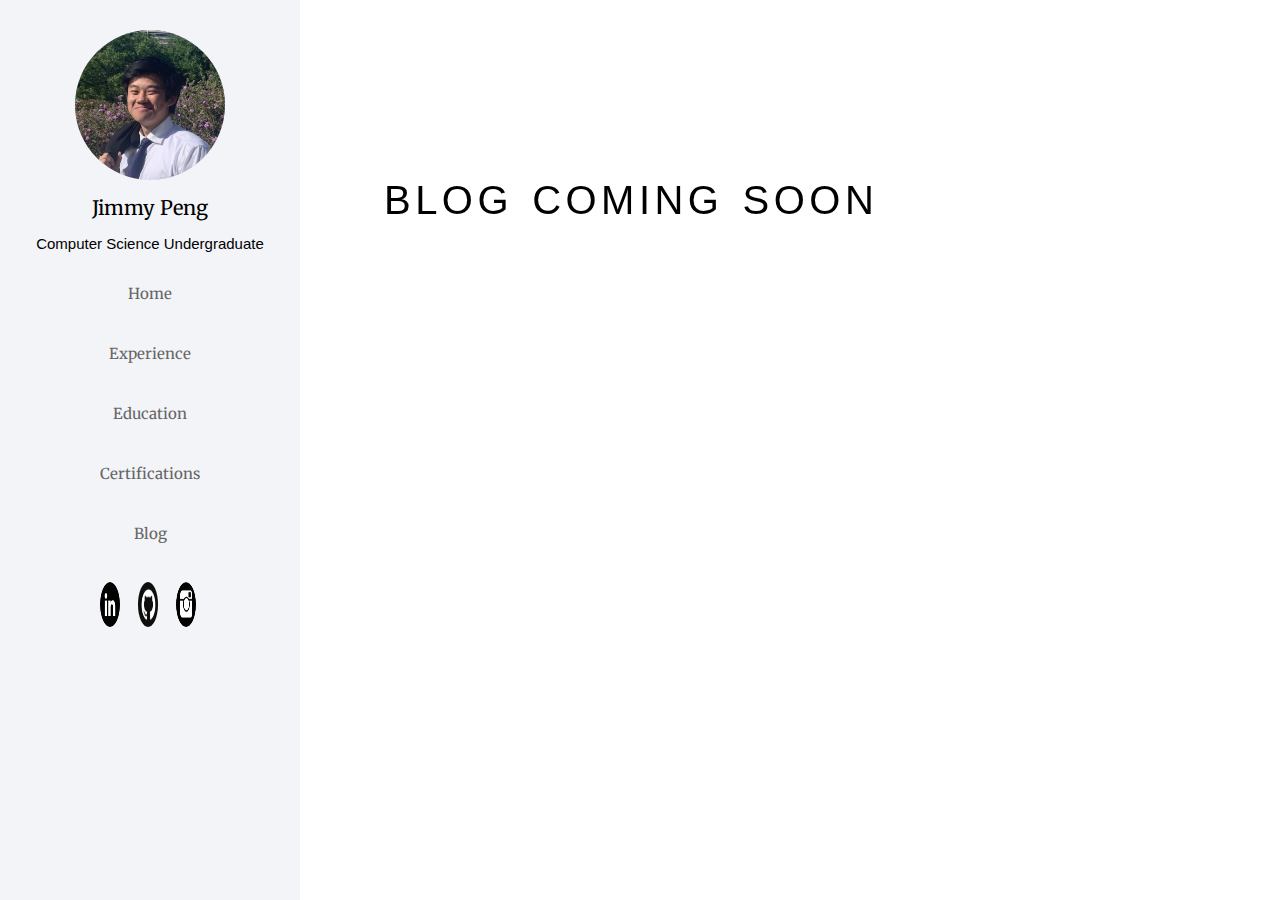
<file: sites/blog.html>
<!DOCTYPE html>
<html>
    <head>
        <title>Jimbobicle's Website</title>
        <link rel = "stylesheet" href = "../css/index.css">
        <link rel="preconnect" href="https://fonts.googleapis.com">
        <link rel="preconnect" href="https://fonts.gstatic.com" crossorigin>
        <link href="https://fonts.googleapis.com/css2?family=Merriweather:wght@400;700&family=Roboto:wght@400;500;700&display=swap" rel="stylesheet">
        
       

    </head>
    <body>
        <div class = "page">
            <div class = "left-panel">
                
            
                <img class = "pfp"; src = ../pictures/pfp.JPG>
                <div class = "name">Jimmy Peng</div>
                <div class = "description">Computer Science Undergraduate</div>
                <p id = "redirect-home"; class = "button">Home</p>
                <p id = "redirect-experience"; class = "button">Experience</p>
                <p id = "redirect-education"; class = "button">Education</p>
                <p id = "redirect-certifications"; class = "button">Certifications</p>
                <p id = "redirect-blog"; class = "button">Blog</p>
            
                <div class = "contacts">
                    <img id = "redirect-linkedin"; class = "logo"; src = ../logos/linkedin.png>
                    <img id = "redirect-github"; class = "logo"; src = ../logos/github.png>
                    <img id = "redirect-instagram"; class = "logo"; src = ../logos/instagram.png>
                </div>
            </div>

            <div class = "text">
                <p>sdfghj</p>
            </div>
            <div class="waviy">
                <span style="--i:1; margin-left: 30%; margin-top: 10%;">B</span>
                <span style="--i:2">L</span>
                <span style="--i:3">O</span>
                <span style="--i:4">G</span>
                <span style="--i:5; margin-left: 1.5%">C</span>
                <span style="--i:6">O</span>
                <span style="--i:7">M</span>
                <span style="--i:8">I</span>
                <span style="--i:9">N</span>
                <span style="--i:10">G</span>
                <span style="--i:11; margin-left: 1.5%">S</span>
                <span style="--i:12">O</span>
                <span style="--i:13">O</span>
                <span style="--i:14">N</span>

        


               </div>
        </div>

        <script src = "../scripts/script.js"></script>
    </body>
</html>
</file>
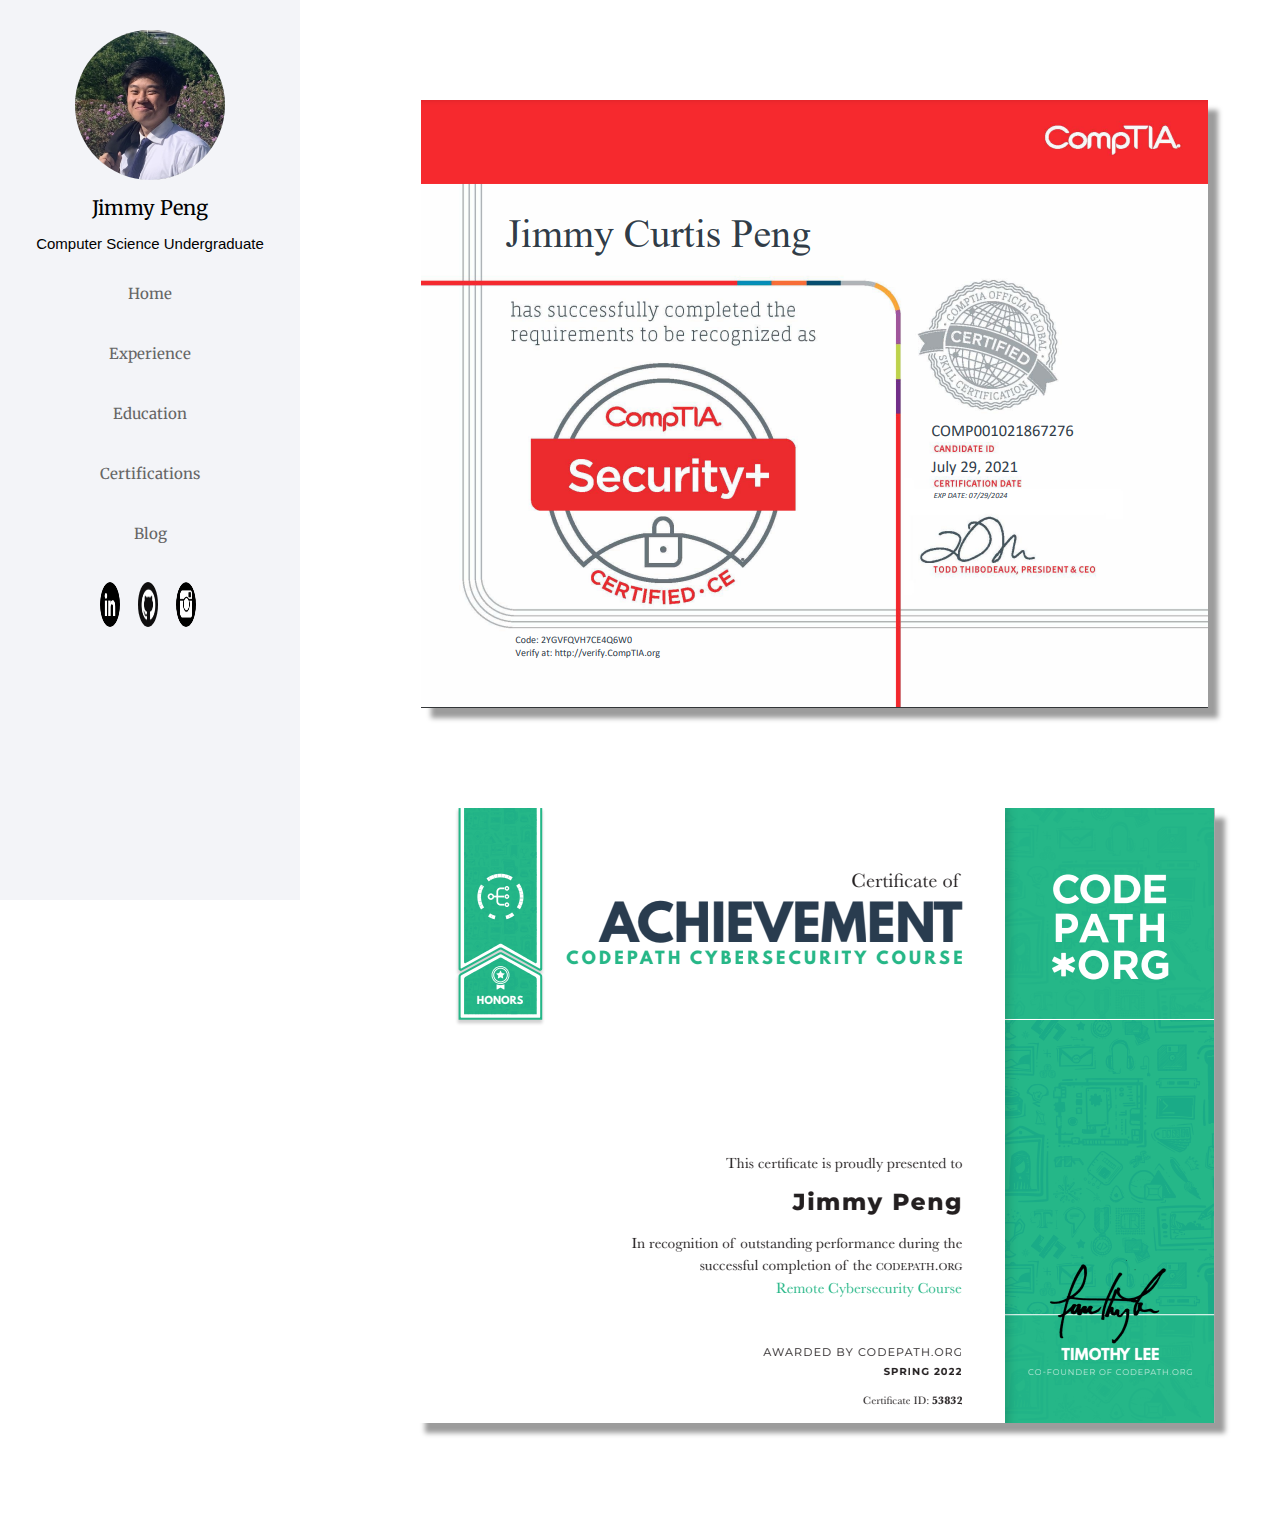
<file: sites/certifications.html>
<!DOCTYPE html>
<html>
    <head>
        <title>Jimbobicle's Website</title>
        <link rel = "stylesheet" href = "../css/index.css">
        <link rel="preconnect" href="https://fonts.googleapis.com">
        <link rel="preconnect" href="https://fonts.gstatic.com" crossorigin>
        <link href="https://fonts.googleapis.com/css2?family=Merriweather:wght@400;700&family=Roboto:wght@400;500;700&display=swap" rel="stylesheet">
        
       

    </head>
    <body>
        <div class = "page">
            <div class = "left-panel">
                
            
                <img class = "pfp"; src = ../pictures/pfp.JPG>
                <div class = "name">Jimmy Peng</div>
                <div class = "description">Computer Science Undergraduate</div>
                <p id = "redirect-home"; class = "button">Home</p>
                <p id = "redirect-experience"; class = "button">Experience</p>
                <p id = "redirect-education"; class = "button">Education</p>
                <p id = "redirect-certifications"; class = "button">Certifications</p>
                <p id = "redirect-blog"; class = "button">Blog</p>
            
                <div class = "contacts">
                    <img id = "redirect-linkedin"; class = "logo"; src = ../logos/linkedin.png>
                    <img id = "redirect-github"; class = "logo"; src = ../logos/github.png>
                    <img id = "redirect-instagram"; class = "logo"; src = ../logos/instagram.png>
                </div>
            </div>

            <div class = "text-certifications">
                <img class = "certification-image"; src = "../pictures/CompTIASecurity.png">
                <img class = "certification-image"; src = "../pictures/codepath.png">
              </div>
        </div>

        <script src = "../scripts/script.js"></script>
    </body>
</html>
</file>
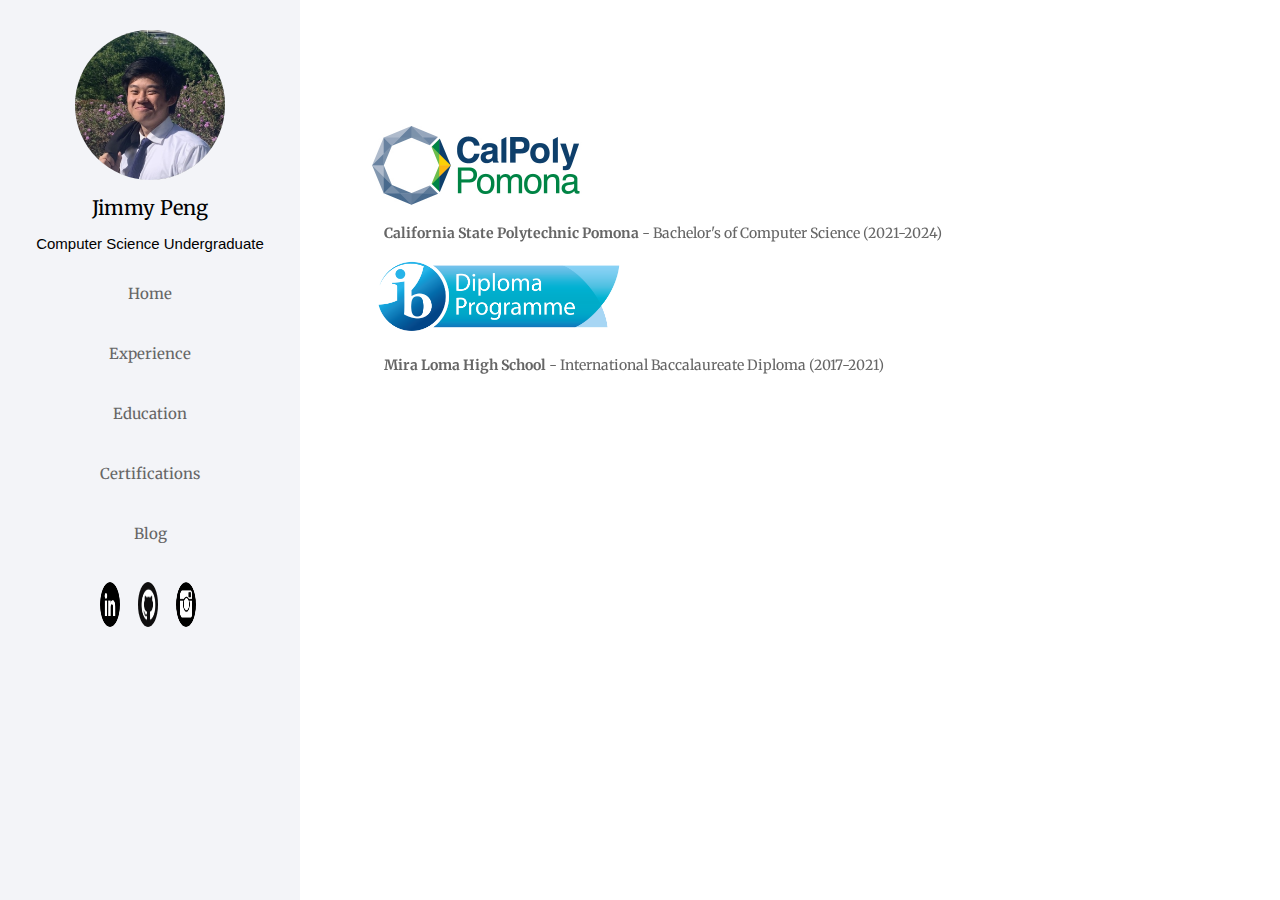
<file: sites/education.html>
<!DOCTYPE html>
<html>
    <head>
        <title>Jimbobicle's Website</title>
        <link rel = "stylesheet" href = "../css/index.css">
        <link rel="preconnect" href="https://fonts.googleapis.com">
        <link rel="preconnect" href="https://fonts.gstatic.com" crossorigin>
        <link href="https://fonts.googleapis.com/css2?family=Merriweather:wght@400;700&family=Roboto:wght@400;500;700&display=swap" rel="stylesheet">
        
       

    </head>
    <body>
        <div class = "page">
            <div class = "left-panel">
                
            
                <img class = "pfp"; src = ../pictures/pfp.JPG>
                <div class = "name">Jimmy Peng</div>
                <div class = "description">Computer Science Undergraduate</div>
                <p id = "redirect-home"; class = "button">Home</p>
                <p id = "redirect-experience"; class = "button">Experience</p>
                <p id = "redirect-education"; class = "button">Education</p>
                <p id = "redirect-certifications"; class = "button">Certifications</p>
                <p id = "redirect-blog"; class = "button">Blog</p>
            
                <div class = "contacts">
                    <img id = "redirect-linkedin"; class = "logo"; src = ../logos/linkedin.png>
                    <img id = "redirect-github"; class = "logo"; src = ../logos/github.png>
                    <img id = "redirect-instagram"; class = "logo"; src = ../logos/instagram.png>
                </div>
            </div>

            <div class = "education-text">
                <img class = "education-pictures"; src = "../pictures/cpp.png">
                <p class = "hidden"><strong>California State Polytechnic Pomona </strong>- Bachelor's of Computer Science (2021-2024)</p>
                <img class = "education-pictures1"; src = "../pictures/IB.png">
                <p class = "hidden"><strong>Mira Loma High School </strong>- International Baccalaureate Diploma (2017-2021)</p>
            </div>
            
        </div>

        <script src = "../scripts/script.js"></script>
    </body>
</html>
</file>
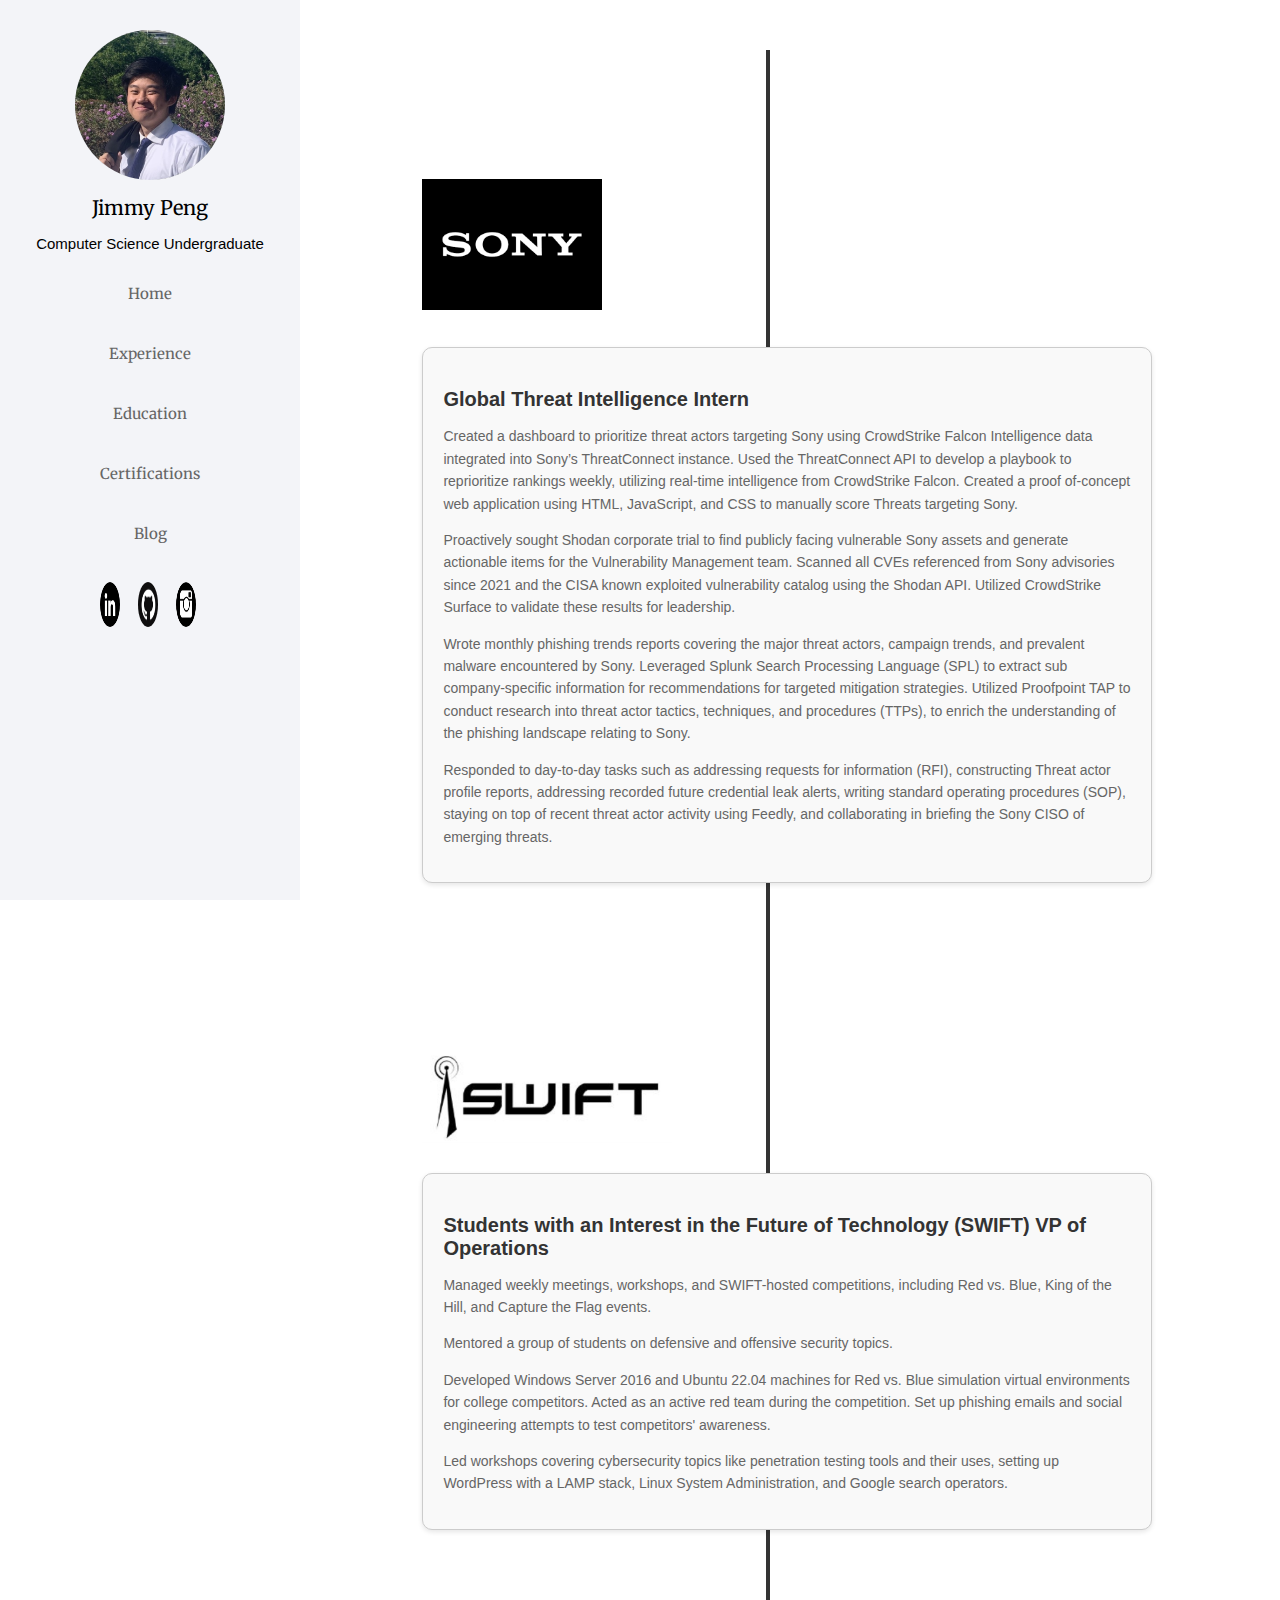
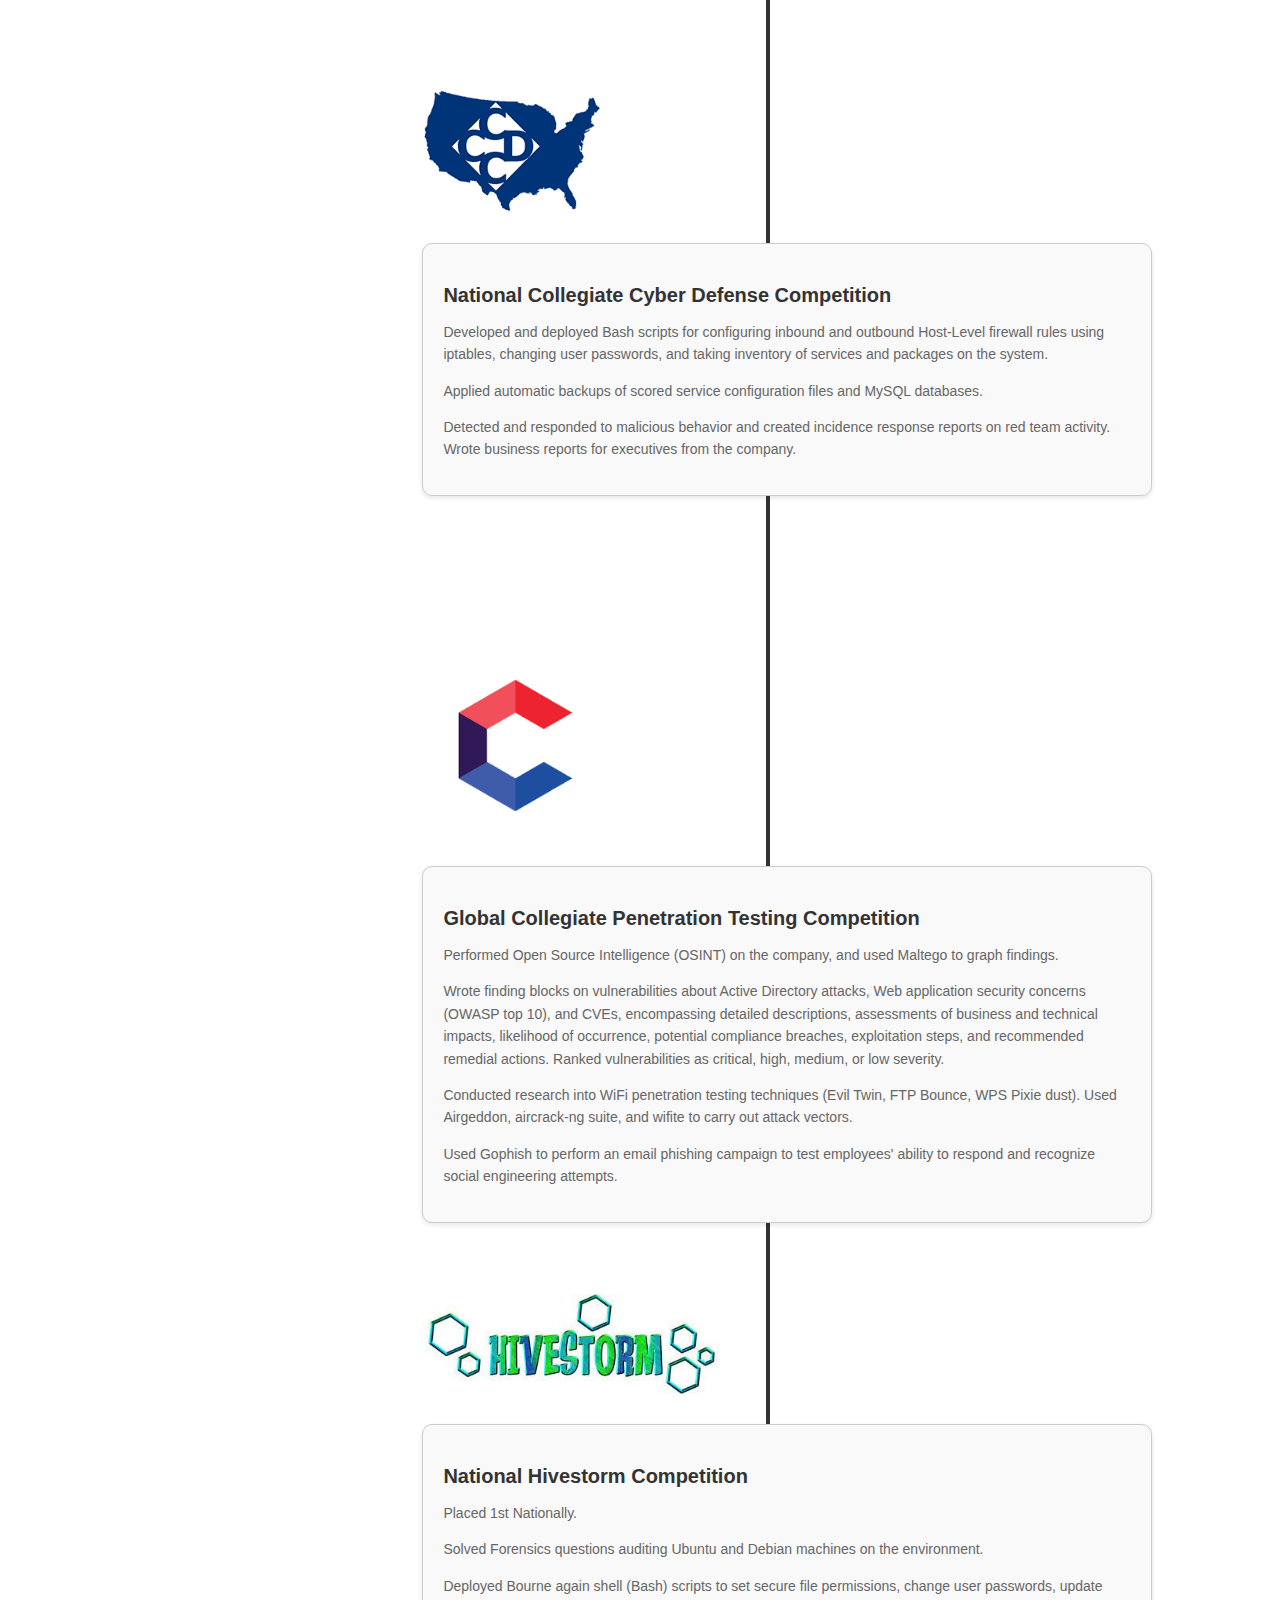
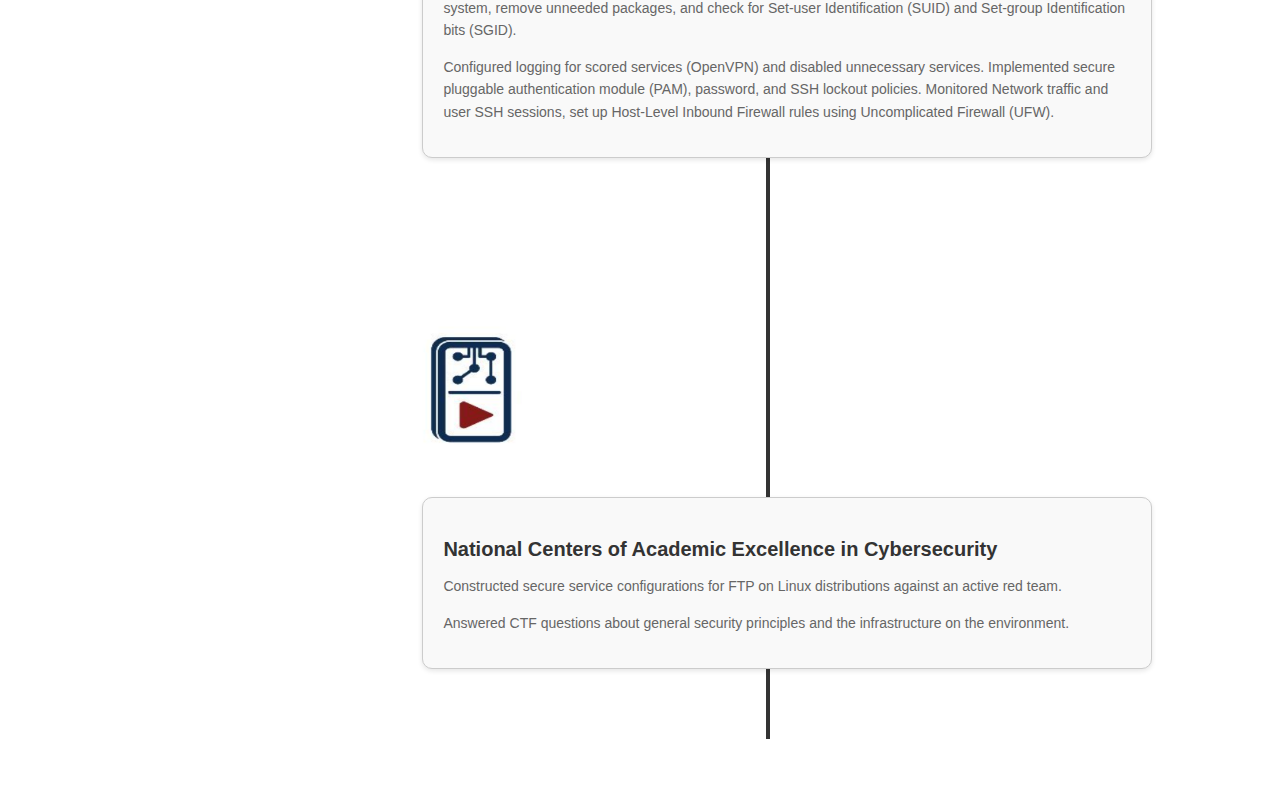
<file: sites/experience.html>
<!DOCTYPE html>
<html lang="en">
<head>
<meta charset="UTF-8">
<meta name="viewport" content="width=device-width, initial-scale=1.0">
        <title>Jimbobicle's Website</title>
        <link rel = "stylesheet" href = "../css/index.css">

        <link rel="preconnect" href="https://fonts.googleapis.com">
        <link rel="preconnect" href="https://fonts.gstatic.com" crossorigin>
        <link href="https://fonts.googleapis.com/css2?family=Merriweather:wght@400;700&family=Roboto:wght@400;500;700&display=swap" rel="stylesheet">
</head>
<body>
  <div class = "page">
  <div class = "left-panel">
                
            
    <img class = "pfp"; src = ../pictures/pfp.JPG>
    <div class = "name">Jimmy Peng</div>
    <div class = "description">Computer Science Undergraduate</div>
    <p id = "redirect-home"; class = "button">Home</p>
    <p id = "redirect-experience"; class = "button">Experience</p>
    <p id = "redirect-education"; class = "button">Education</p>
    <p id = "redirect-certifications"; class = "button">Certifications</p>
    <p id = "redirect-blog"; class = "button">Blog</p>

    <div class = "contacts">
        <img id = "redirect-linkedin"; class = "logo"; src = ../logos/linkedin.png>
        <img id = "redirect-github"; class = "logo"; src = ../logos/github.png>
        <img id = "redirect-instagram"; class = "logo"; src = ../logos/instagram.png>
    </div>
  </div>
<div class="timeline">
  <div class="timeline-item">
    <img class = "sony-pictures"; src = "../pictures/sony.png">
    <div class="timeline-period">May 2023 - Present</div>
    <div class="timeline-item-content">
      
      <h3>Global Threat Intelligence Intern</h3>
      <p>Created a dashboard to prioritize threat actors targeting Sony using CrowdStrike Falcon Intelligence data integrated into Sony’s ThreatConnect instance. Used the ThreatConnect API to develop a playbook to reprioritize rankings weekly, utilizing real-time intelligence from CrowdStrike Falcon. Created a proof of-concept web application using HTML, JavaScript, and CSS to manually score Threats targeting Sony.</p>
      <p>Proactively sought Shodan corporate trial to find publicly facing vulnerable Sony assets and generate actionable items for the Vulnerability Management team. Scanned all CVEs referenced from Sony advisories since 2021 and the CISA known exploited vulnerability catalog using the Shodan API. Utilized CrowdStrike Surface to validate these results for leadership.</p>
      <p>Wrote monthly phishing trends reports covering the major threat actors, campaign trends, and prevalent malware encountered by Sony. Leveraged Splunk Search Processing Language (SPL) to extract sub company-specific information for recommendations for targeted mitigation strategies. Utilized Proofpoint TAP to conduct research into threat actor tactics, techniques, and procedures (TTPs), to enrich the understanding of the phishing landscape relating to Sony.</p>
      <p>Responded to day-to-day tasks such as addressing requests for information (RFI), constructing Threat actor profile reports, addressing recorded future credential leak alerts, writing standard operating procedures (SOP), staying on top of recent threat actor activity using Feedly, and collaborating in briefing the Sony CISO of emerging threats.</p>
    </div>
  </div>
  <div class="timeline-item">
    <img class = "swift-pictures"; src = "../pictures/SWIFT.png">
    <div class="timeline-period">Jun 2023 - Mar 2024</div>
    <div class="timeline-item-content">
      
      <h3>Students with an Interest in the Future of Technology (SWIFT) VP of Operations</h3>
        <p> Managed weekly meetings, workshops, and SWIFT-hosted competitions, including Red vs. Blue, King of
            the Hill, and Capture the Flag events.</p>
        <p>Mentored a group of students on defensive and offensive security topics.</p>
        <p> Developed Windows Server 2016 and Ubuntu 22.04 machines for Red vs. Blue simulation virtual
            environments for college competitors. Acted as an active red team during the competition. Set up
            phishing emails and social engineering attempts to test competitors' awareness.</p>
        <p>Led workshops covering cybersecurity topics like penetration testing tools and their uses, setting up
            WordPress with a LAMP stack, Linux System Administration, and Google search operators.</p>
    
    </div>
  </div>

  <div class="timeline-item">
    <img class = "competition-pictures"; src = "../pictures/CCDC.png">
    <div class="timeline-period">Sep 2022 - Aug 2023</div>
    <div class="timeline-item-content">
      
      <h3>National Collegiate Cyber Defense Competition</h3>
      <p>Developed and deployed Bash scripts for configuring inbound and outbound Host-Level firewall rules using iptables, changing user passwords, and taking inventory of services and packages on the system.</p>  
      <p>Applied automatic backups of scored service configuration files and MySQL databases.</p>  
      <p>Detected and responded to malicious behavior and created incidence response reports on red team activity. Wrote business reports for executives from the company.</p>  

    </div>
  </div>




  <div class="timeline-item">
    <img class = "competition-pictures"; src = "../pictures/CPTC.png">
    <div class="timeline-period">Sep 2022 - Aug 2023</div>
    <div class="timeline-item-content">
      
      <h3>Global Collegiate Penetration Testing Competition</h3>
      <p>Performed Open Source Intelligence (OSINT) on the company, and used Maltego to graph findings.</p>
      <p>Wrote finding blocks on vulnerabilities about Active Directory attacks, Web application security concerns (OWASP top 10), and CVEs, encompassing detailed descriptions, assessments of business and technical impacts, likelihood of occurrence, potential compliance breaches, exploitation steps, and recommended remedial actions. Ranked vulnerabilities as critical, high, medium, or low severity.</p>
      <p>Conducted research into WiFi penetration testing techniques (Evil Twin, FTP Bounce, WPS Pixie dust). Used Airgeddon, aircrack-ng suite, and wifite to carry out attack vectors.</p>
      <p>Used Gophish to perform an email phishing campaign to test employees' ability to respond and recognize social engineering attempts.</p>
    </div>
  </div>
  
  <div class="timeline-item">
    <img class = "hivestorm-pictures"; src = "../pictures/hivestorm.png">
    <div class="timeline-period">Sep 2022 - Oct 2023</div>

    <div class="timeline-item-content">
      
      <h3>National Hivestorm Competition</h3>
      <p>Placed 1st Nationally.</p>
      <p>Solved Forensics questions auditing Ubuntu and Debian machines on the environment.</p>
      <p>Deployed Bourne again shell (Bash) scripts to set secure file permissions, change user passwords, update system, remove unneeded packages, and check for Set-user Identification (SUID) and Set-group Identification bits (SGID).</p>
      <p>Configured logging for scored services (OpenVPN) and disabled unnecessary services. Implemented secure pluggable authentication module (PAM), password, and SSH lockout policies. Monitored Network traffic and user SSH sessions, set up Host-Level Inbound Firewall rules using Uncomplicated Firewall (UFW).</p>
    </div>
  </div>

  <div class="timeline-item">
    <img class = "ncae-pictures"; src = "../pictures/NCAE.png">
    <div class="timeline-period">Jun 2021 - Dec 2021</div>
    
    <div class="timeline-item-content">
      
      <h3>National Centers of Academic Excellence in Cybersecurity</h3>
      <p>Constructed secure service configurations for FTP on Linux distributions against an active red team.</p>
      <p>Answered CTF questions about general security principles and the infrastructure on the environment.</p>

    </div>
  </div>



</div>
</div>
<script src = "../scripts/script.js"></script>
</body>
</html>
</file>
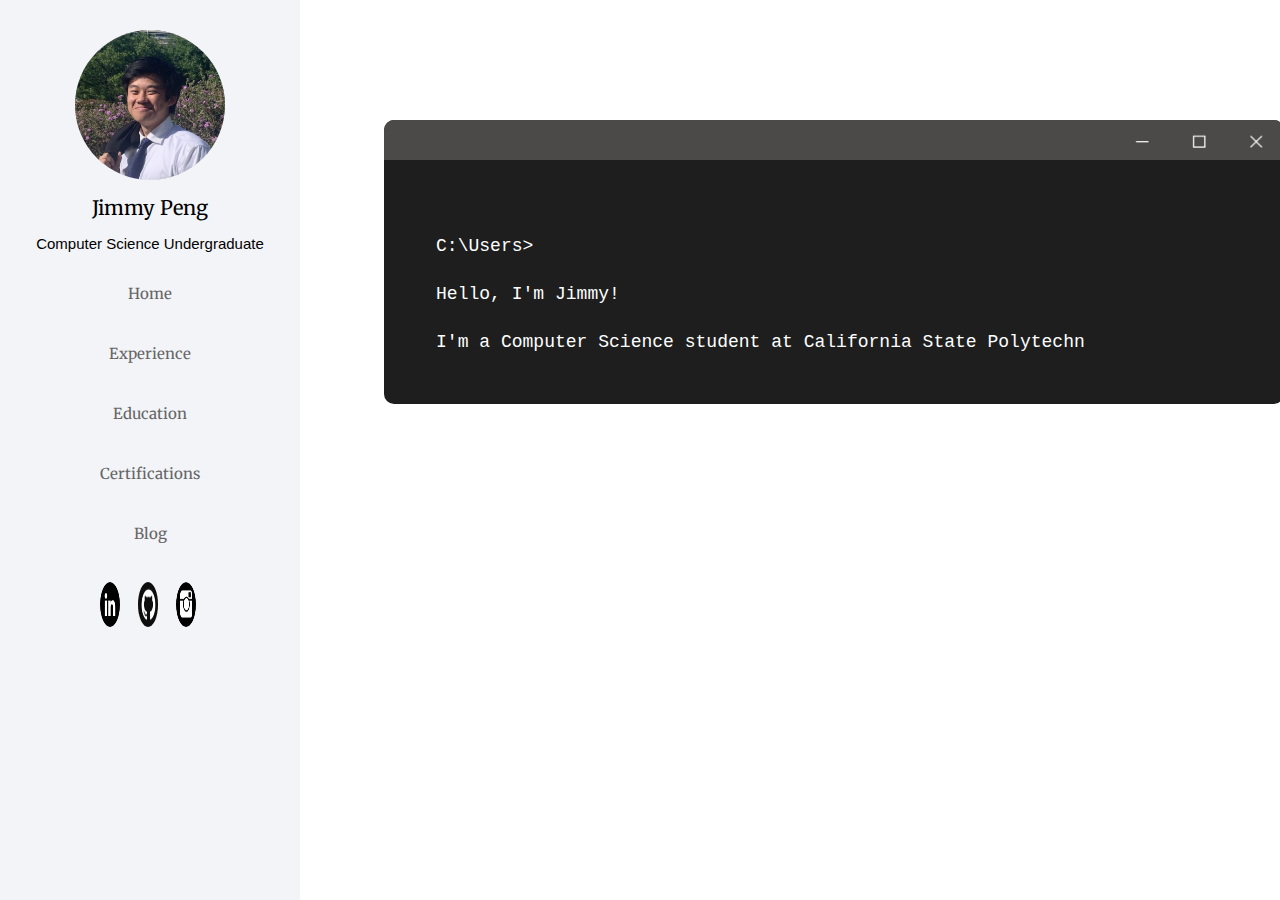
<file: sites/home.html>
<!DOCTYPE html>
<html>
<head>
  <title>Jimbobicle's Website</title>
  <link rel="stylesheet" href="../css/index.css">
  <link rel="preconnect" href="https://fonts.googleapis.com">
  <link rel="preconnect" href="https://fonts.gstatic.com" crossorigin>
  <link href="https://fonts.googleapis.com/css2?family=Merriweather:wght@400;700&family=Roboto:wght@400;500;700&display=swap" rel="stylesheet">
 
</head>
<body>
    <div class="page">
    <div class = "left-panel">
                
            
        <img class = "pfp"; src = ../pictures/pfp.JPG>
        <div class = "name">Jimmy Peng</div>
        <div class = "description">Computer Science Undergraduate</div>
        <p id = "redirect-home"; class = "button">Home</p>
        <p id = "redirect-experience"; class = "button">Experience</p>
        <p id = "redirect-education"; class = "button">Education</p>
        <p id = "redirect-certifications"; class = "button">Certifications</p>
        <p id = "redirect-blog"; class = "button">Blog</p>
    
        <div class = "contacts">
            <img id = "redirect-linkedin"; class = "logo"; src = ../logos/linkedin.png>
            <img id = "redirect-github"; class = "logo"; src = ../logos/github.png>
            <img id = "redirect-instagram"; class = "logo"; src = ../logos/instagram.png>
        </div>
    </div>
  <div class="terminal-window">
    
    <div class="terminal-header">
        <img src="../pictures/TerminalIcons.png" class="TerminalIcons" style="width:160px;">
      <span class="terminal-button red"></span>
      <span class="terminal-button yellow"></span>
      <span class="terminal-button green"></span>
    </div>
    <div class="terminal-body">
      <div class="hacking-animation">
        <pre class="hacking-animation__text"></pre>
      </div>
    </div>
  </div>
</div>
  <script src="https://code.jquery.com/jquery-3.6.0.min.js"></script>
  
  <script src = "../scripts/script.js"></script>
</body>
</html>
</file>
<file: css/index.css>
.html, body {
    height: 100%;
    Margin: 0px;
}
.page {
    display: flex;
    flex-direction: column;

    
}

.left-panel {
    display: flex;
    flex-direction: column;
    background-color: rgba(243,244,248,255) ;
    width: 23%;
    max-width: 400px;
    min-width: 300px;

    height: 100%;
    text-align: center;
    margin: 0px;
    position: fixed;
    align-items: center;

   
}
.pfp {
    width: 50%;
    border-radius: 50%;
    margin-top: 10%;

}
.picture {
    background-color: lightblue;
}
.name {
    font-size: clamp(20px, 1.5vw, 30px);
    margin-top: 5%;
    font-family: Merriweather;
    

}
.description {
    margin-top: 5%;
    margin-bottom: 5%;
    font-size: clamp(15px, 1vw, 20px);
}

.button {
    font-size: 15px;
    margin-bottom: 7%;
    transition: transform 0.3s;
    font-family: Merriweather;
    font-size: clamp(10px, 2vw, 15px);
}
.button:hover {
    cursor: pointer;    
    transform: translate(-10px);
    opacity: 0.8;
}
.contacts {
    display: flex;
    flex-direction: row;
    margin-top: 5%;


}

.logo {
    width: 15%; 
    max-width: 100px;
    border-radius: 50%;
    margin-left: 13%;
    transition: transform 0.3s;
}
.logo:hover {
    cursor: pointer;
    transform: translateY(-10px);
    
}


.text-certifications {
    margin-left: 300px;
    margin-top: 100px;
    text-align: center;


}
.certification-image {
    margin-left: 5%;
    margin-bottom: 100px;
    box-shadow: 10px 10px 5px #9c9c9c;
    vertical-align: middle;
    animation: fadeIn 3s;
    
}
.home-text {
    margin-left: 30%;
    margin-top: 10%;
    font-size: clamp(50px, 2vw, 60px);
    font-family: Merriweather;
}
.experience-text {
    margin-left: 30%;
    width: 1000px;
    font-size: clamp(40px, 2vw, 50px);
    font-family: Merriweather;
    margin-bottom: 2%;
  
}
.competition-pictures {
    width: 200px;
    margin-top: 15%;
    margin-left: 30%;
}
.hivestorm-pictures {
    width: 300px;
    margin-top: 3%;
    margin-left: 30%;
}
.ncae-pictures {
    width: 100px;
    margin-top: 15%;
    margin-left: 30%;
}
.swift-pictures {
    width: 250px;
    margin-top: 15%;
    margin-left: 30%;
}
.sony-pictures {
  width: 140px;
  margin-top: 15%;
  margin-left: 30%;
  margin-bottom: 1%;
}

.education-pictures {

    width: 300px;
    margin-top: -5%;
    margin-left: -5%;
    margin-bottom: -5%;
}
.education-pictures1 {

    width: 250px;
    margin-top: 0%;
    margin-left: -1%;
    margin-bottom: 0;
}


.home-description {
    margin-left: 35%;
    font-size: clamp(18px, 1vw, 30px);
    margin-bottom: 10%;
    color: rgba(115,115,121,255);
    font-family: Merriweather;
    width: 40%;
    line-height: 1.7;
}

.fade-in {
    animation: fadeIn 5s;
  }

  .slide-in {
  
    animation: fadeIn 3s, slide-in 2s forwards;
  }
  


  .hidden {
    opacity: 0;
    transition: all 1s;
    filter: blur(5px);
    transform: translateX(+60%);

  }

  .show {
    opacity: 1;
    filter: blur(0);
    transform: translateX(0);
  }

  .education-text {
    margin-left: 30%;
    margin-top: 10%;
    width: 1000px;
    font-size: clamp(10px, 2vw, 20px);
    font-family: Merriweather;
    margin-bottom: 2%;
    
}

.waviy {
    position: relative;
  }
  .waviy span {
    position: relative;
    display: inline-block;
    font-size: 40px;
    text-transform: uppercase;
    animation: flip 4s infinite;
    animation-delay: calc(.2s * var(--i))
  }
  @keyframes flip {
    0%,80% {
      transform: rotateY(360deg) 
    }
  }

  @keyframes slide-in {
    from {
      transform: translateX(+50%);
    }
    to {
      transform: translateX(0);
    }
  }

  @-webkit-keyframes fadeIn {
    0% { opacity: 0; }
    100% { opacity: 1; }
  }
  @-ms-keyframes fadeIn {
    0% { opacity: 0; }
    100% { opacity: 1; }
  }

  @media (max-width: 1000px) {
    .left-panel {
      display: none;
    }
  
    .timeline {
      max-width: 100%;
      margin: 50px auto;
      padding: 20px;
      background-color: white;
      border-radius: 10px;
      /* Adjust other styles as needed */
    }
  }
  
  body {
    font-family: Arial, sans-serif;
    margin: 0;
    padding: 0;
    background-color: white;
  }

  .timeline {
    position: relative;
    max-width: 60%;

    margin: 50px auto;
    padding: 20px;
    background-color: white;
    border-radius: 10px;
    left:10%;
  }

  .timeline::before {
    content: '';
    position: absolute;
    top: 0;
    left: 50%;
    transform: translateX(-50%);
    width: 4px;
    height: 100%;
    background-color: #333;
  }

  .timeline-item {
    position: relative;
    margin-bottom: 50px;
    padding-left: 5%;
    transition: transform 0.3s ease;
   
  }



  .timeline-item-content {
    position: relative;
    padding: 20px;
    background-color: #f9f9f9;
    border: 1px solid #ccc;
    border-radius: 10px;
    box-shadow: 0 2px 5px rgba(0, 0, 0, 0.1);
    transition: transform 0.3s ease;
    

  }

  .timeline-item:hover {
    transform: scale(1.05);
  }

  .timeline-item:hover::before {
    transform: scale(1.5);
    top:170px;

  }

  .timeline-item-content:hover {
    transform: translateY(-5px);
  }

  h3 {
    color: #333;
    font-size: 20px;
    margin-bottom: 10px;
  }

  p {
    color: #666;
    font-size: 14px;
    line-height: 1.6;
  }

  .timeline-period {
  position: relative;
  bottom: 10px;
  left: 80%; 
  transform: translateY(-50%);
  width: 140px; 
  background-color: #f9f9f9;
  border-radius: 5px;
  text-align: center;
  padding: 5px;
  font-size: 14px;
  color: #333;
  opacity: 0;
  transition: opacity 0.3s ease;
  box-shadow: 0 2px 5px rgba(0, 0, 0, 0.2);
}

.timeline-item:hover .timeline-period {
  opacity: 1;
}


.sony-pictures,.competition-pictures{
  width:180px;
  margin-left:0px;
}
.swift-pictures {
  width:250px;
  margin-left:0px;
}
.hivestorm-pictures {
  width:300px;
  margin-left:0px;
}
.ncae-pictures {
  height:150px;
  margin-left:0px;
}


   

.terminal-window {
    position:relative;
  background-color: #1e1e1e;
  border-radius: 10px;
  width: 900px;;
  margin: 20px auto;
  overflow: hidden;
  margin-left:30%;
    top:100px;
}

.terminal-header {
  height: 30px;
  background-color: #4c4a48;
  padding: 5px;
}

.terminal-button {
    width:40px;
height:40px;
background-color:red;
position:relative;
border-radius:6px;
box-shadow:2px 2px 4px 0 white;
}


.terminal-body {
  padding-left: 20px;
  font-family: "Share Tech Mono", monospace;
  color: #eee;
}

.hacking-animation {

  color: #eee;
  height: 100%;
  position: relative;
  width: 100%;
  border-radius: 10px;
}

.hacking-animation__text {
  font-family: "Share Tech Mono", monospace;
  color: #eee;
  font-size: 18px;
  line-height: 1.5rem;
  padding: 2rem;
}

.hacking-animation__character {
  color: white;
}

/* New CSS for the image */
.TerminalIcons {
    float: right;
  top: 0;
  right: 0;
}
</file>
